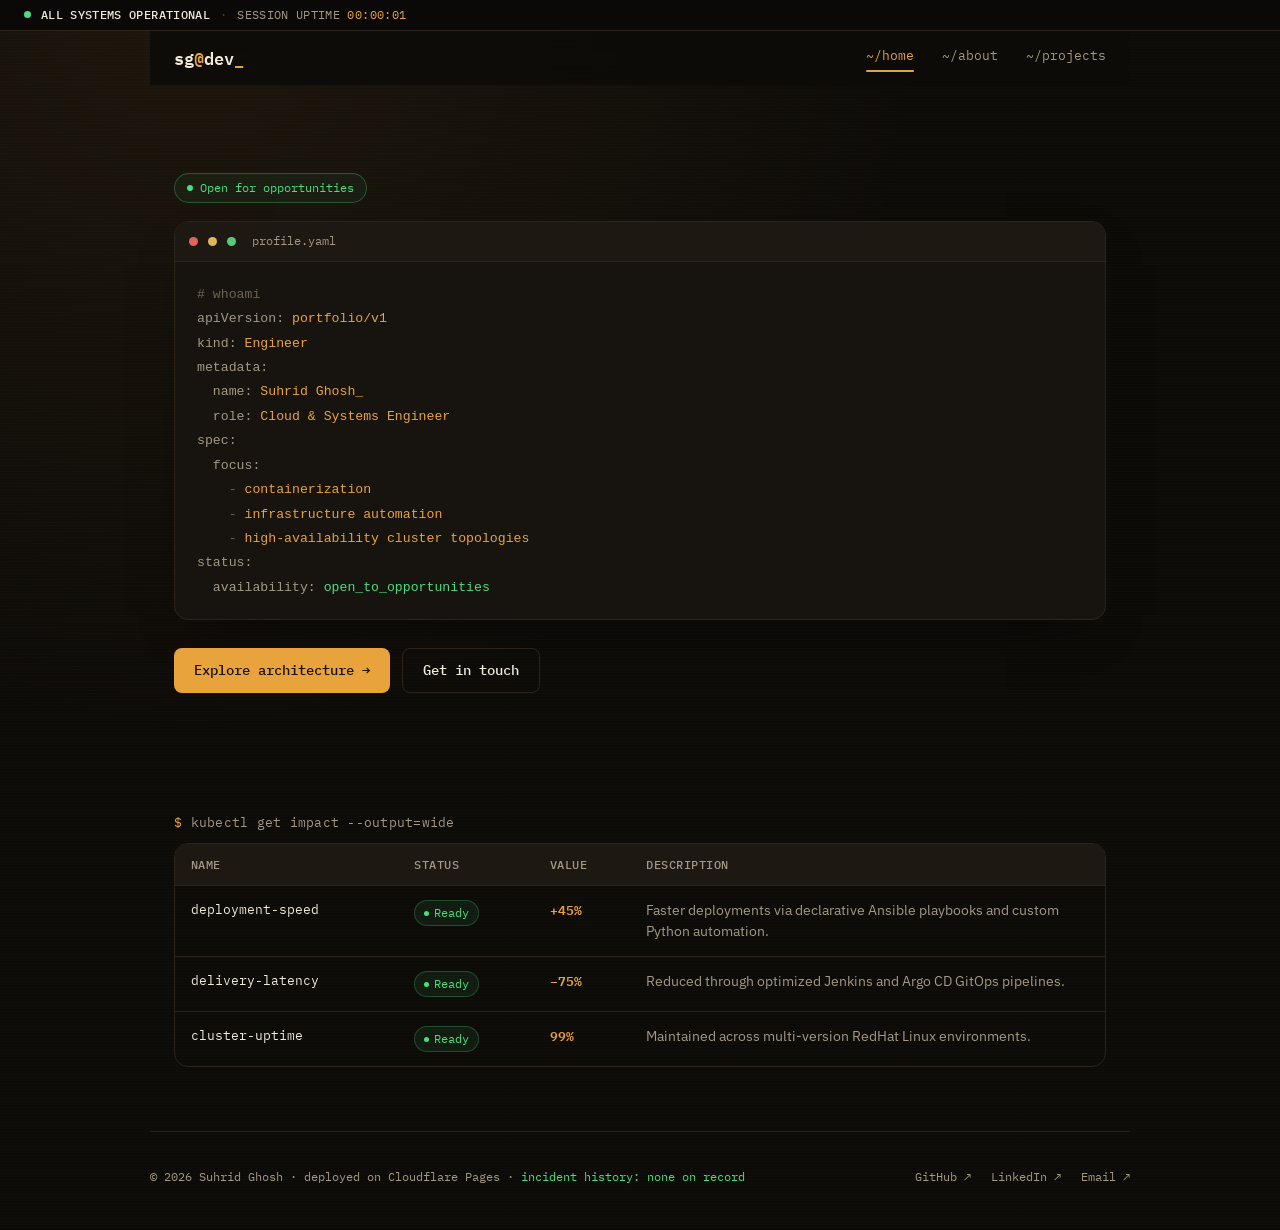
<file: index.html>
<!DOCTYPE html>
<html lang="en">
<head>
<meta charset="UTF-8">
<meta name="viewport" content="width=device-width, initial-scale=1.0">
<title>Suhrid Ghosh — Cloud & Systems Engineer</title>
<meta name="description" content="Suhrid Ghosh is a Cloud & Systems Engineer specializing in containerization, infrastructure automation, and highly available cluster topologies.">
<link rel="icon" href="data:image/svg+xml,%3Csvg xmlns='http://www.w3.org/2000/svg' viewBox='0 0 32 32'%3E%3Crect width='32' height='32' rx='6' fill='%230D0B08'/%3E%3Ctext x='6' y='23' font-family='monospace' font-size='18' fill='%23E8A33D'%3E_%3C/text%3E%3C/svg%3E">
<link rel="stylesheet" href="style.css">
</head>
<body data-page="index">

  <div id="chrome-root"></div>
  <noscript>
    <nav class="fallback-nav" aria-label="Primary">
      <a href="index.html">~/home</a>
      <a href="about.html">~/about</a>
      <a href="projects.html">~/projects</a>
    </nav>
  </noscript>

  <main class="wrap">

    <!-- Hero: rendered as a live profile manifest, not a gradient headline -->
    <section class="hero">
      <div>
        <span class="badge"><span class="dot"></span>Open for opportunities</span>
        <h1 class="sr-only">Suhrid Ghosh — Cloud & Systems Engineer</h1>

        <div class="code-window">
          <div class="code-window__bar">
            <span class="dot dot--r"></span><span class="dot dot--y"></span><span class="dot dot--g"></span>
            <span class="code-window__title">profile.yaml</span>
          </div>
          <pre class="code-window__body"><code><span class="tk-comment"># whoami</span>
<span class="tk-key">apiVersion:</span> <span class="tk-str">portfolio/v1</span>
<span class="tk-key">kind:</span> <span class="tk-str">Engineer</span>
<span class="tk-key">metadata:</span>
  <span class="tk-key">name:</span> <span class="tk-str">Suhrid Ghosh</span><span class="cursor-blink" aria-hidden="true">_</span>
  <span class="tk-key">role:</span> <span class="tk-str">Cloud &amp; Systems Engineer</span>
<span class="tk-key">spec:</span>
  <span class="tk-key">focus:</span>
    <span class="tk-dash">-</span> <span class="tk-str">containerization</span>
    <span class="tk-dash">-</span> <span class="tk-str">infrastructure automation</span>
    <span class="tk-dash">-</span> <span class="tk-str">high-availability cluster topologies</span>
<span class="tk-key">status:</span>
  <span class="tk-key">availability:</span> <span class="tk-bool">open_to_opportunities</span></code></pre>
        </div>

        <div class="btn-row">
          <a href="projects.html" class="btn btn--solid">Explore architecture →</a>
          <a href="mailto:suhridghosh2003@gmail.com" class="btn btn--outline">Get in touch</a>
        </div>
      </div>
    </section>

    <!-- Impact metrics, framed as live cluster status output -->
    <section class="section" aria-labelledby="metrics-heading">
      <p class="section__eyebrow"><span class="prompt">$</span> kubectl get impact --output=wide</p>
      <h2 id="metrics-heading" class="sr-only">Impact metrics</h2>
      <div class="metrics-table-wrap">
        <table class="metrics-table">
          <thead>
            <tr><th>NAME</th><th>STATUS</th><th>VALUE</th><th>DESCRIPTION</th></tr>
          </thead>
          <tbody>
            <tr>
              <td>deployment-speed</td>
              <td><span class="pill pill--ready">Ready</span></td>
              <td class="val">+45%</td>
              <td>Faster deployments via declarative Ansible playbooks and custom Python automation.</td>
            </tr>
            <tr>
              <td>delivery-latency</td>
              <td><span class="pill pill--ready">Ready</span></td>
              <td class="val">−75%</td>
              <td>Reduced through optimized Jenkins and Argo CD GitOps pipelines.</td>
            </tr>
            <tr>
              <td>cluster-uptime</td>
              <td><span class="pill pill--ready">Ready</span></td>
              <td class="val">99%</td>
              <td>Maintained across multi-version RedHat Linux environments.</td>
            </tr>
          </tbody>
        </table>
      </div>
    </section>

  </main>

  <footer class="site-footer wrap">
    <p>© 2026 Suhrid Ghosh · deployed on Cloudflare Pages · <span class="footer-status">incident history: none on record</span></p>
    <div class="footer-links">
      <a href="https://github.com/JeeT-Suhrid2003">GitHub ↗</a>
      <a href="https://www.linkedin.com/in/suhrid-ghosh-1a8215278/">LinkedIn ↗</a>
      <a href="mailto:suhridghosh2003@gmail.com">Email ↗</a>
    </div>
  </footer>

  <script src="app.js"></script>
</body>
</html>
</file>
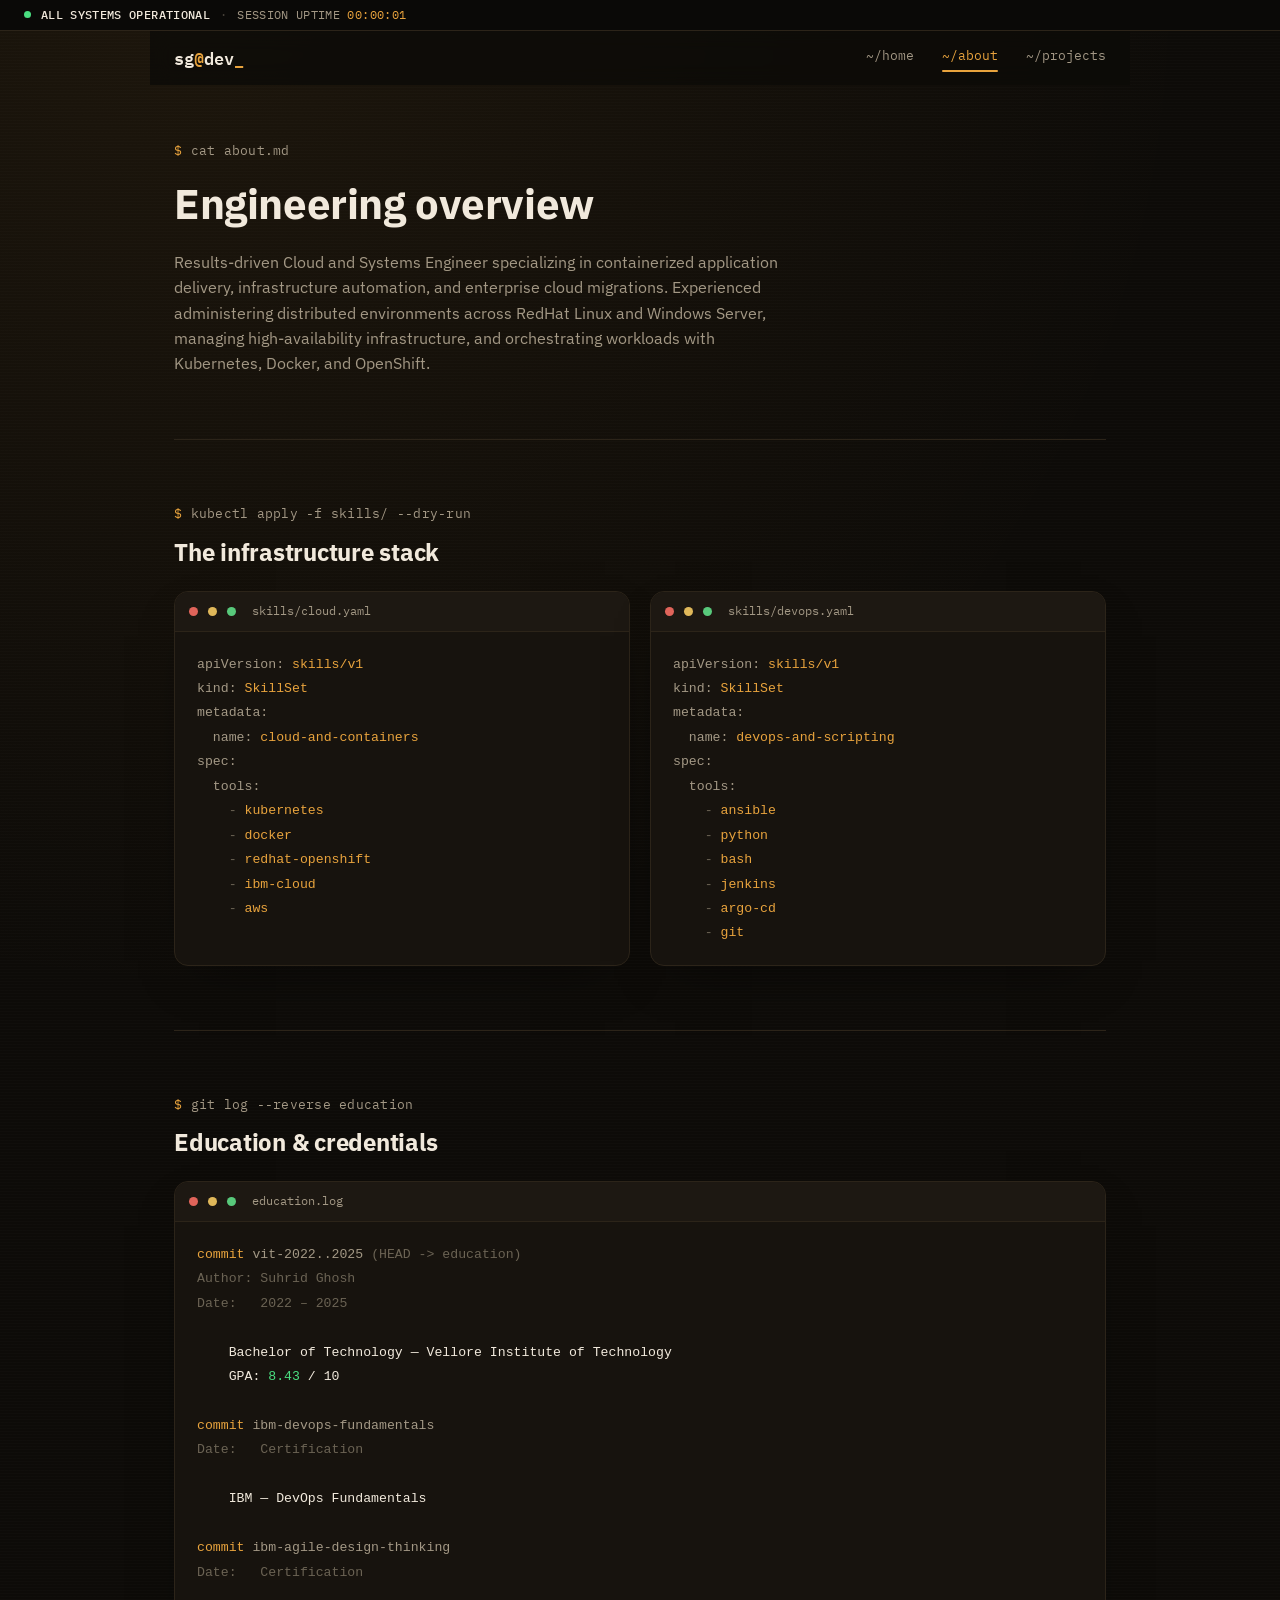
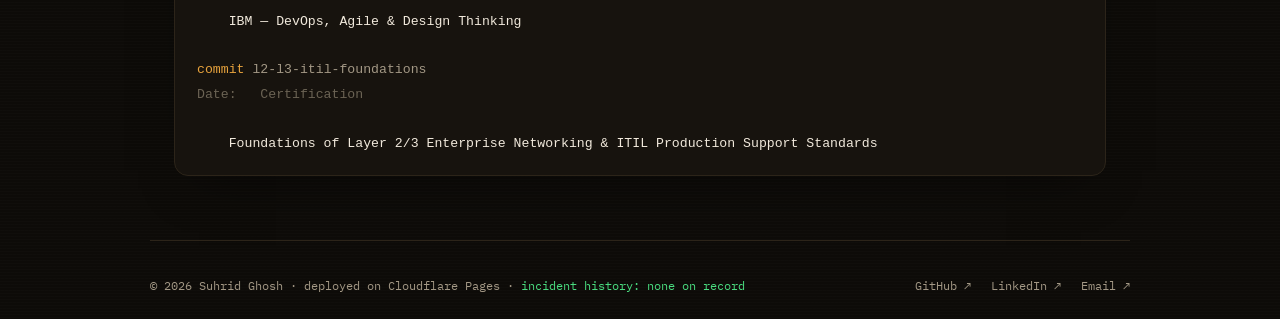
<file: about.html>
<!DOCTYPE html>
<html lang="en">
<head>
<meta charset="UTF-8">
<meta name="viewport" content="width=device-width, initial-scale=1.0">
<title>About & Skills — Suhrid Ghosh</title>
<meta name="description" content="Education, core skills, and certifications for Suhrid Ghosh, Cloud & Systems Engineer.">
<link rel="icon" href="data:image/svg+xml,%3Csvg xmlns='http://www.w3.org/2000/svg' viewBox='0 0 32 32'%3E%3Crect width='32' height='32' rx='6' fill='%230D0B08'/%3E%3Ctext x='6' y='23' font-family='monospace' font-size='18' fill='%23E8A33D'%3E_%3C/text%3E%3C/svg%3E">
<link rel="stylesheet" href="style.css">
</head>
<body data-page="about">

  <div id="chrome-root"></div>
  <noscript>
    <nav class="fallback-nav" aria-label="Primary">
      <a href="index.html">~/home</a>
      <a href="about.html">~/about</a>
      <a href="projects.html">~/projects</a>
    </nav>
  </noscript>

  <main class="wrap">

    <section class="section" style="padding-top:56px; border-top:none;">
      <p class="section__eyebrow"><span class="prompt">$</span> cat about.md</p>
      <h1>Engineering overview</h1>
      <p class="lede" style="margin-top:14px;">
        Results-driven Cloud and Systems Engineer specializing in containerized application delivery,
        infrastructure automation, and enterprise cloud migrations. Experienced administering distributed
        environments across RedHat Linux and Windows Server, managing high-availability infrastructure,
        and orchestrating workloads with Kubernetes, Docker, and OpenShift.
      </p>
    </section>

    <!-- Skills, rendered as the manifests this stack actually runs on -->
    <section class="section" aria-labelledby="stack-heading">
      <p class="section__eyebrow"><span class="prompt">$</span> kubectl apply -f skills/ --dry-run</p>
      <h2 id="stack-heading">The infrastructure stack</h2>
      <div class="skills-grid" style="margin-top:20px;">

        <div class="code-window">
          <div class="code-window__bar">
            <span class="dot dot--r"></span><span class="dot dot--y"></span><span class="dot dot--g"></span>
            <span class="code-window__title">skills/cloud.yaml</span>
          </div>
          <pre class="code-window__body"><code><span class="tk-key">apiVersion:</span> <span class="tk-str">skills/v1</span>
<span class="tk-key">kind:</span> <span class="tk-str">SkillSet</span>
<span class="tk-key">metadata:</span>
  <span class="tk-key">name:</span> <span class="tk-str">cloud-and-containers</span>
<span class="tk-key">spec:</span>
  <span class="tk-key">tools:</span>
    <span class="tk-dash">-</span> <span class="tk-str">kubernetes</span>
    <span class="tk-dash">-</span> <span class="tk-str">docker</span>
    <span class="tk-dash">-</span> <span class="tk-str">redhat-openshift</span>
    <span class="tk-dash">-</span> <span class="tk-str">ibm-cloud</span>
    <span class="tk-dash">-</span> <span class="tk-str">aws</span></code></pre>
        </div>

        <div class="code-window">
          <div class="code-window__bar">
            <span class="dot dot--r"></span><span class="dot dot--y"></span><span class="dot dot--g"></span>
            <span class="code-window__title">skills/devops.yaml</span>
          </div>
          <pre class="code-window__body"><code><span class="tk-key">apiVersion:</span> <span class="tk-str">skills/v1</span>
<span class="tk-key">kind:</span> <span class="tk-str">SkillSet</span>
<span class="tk-key">metadata:</span>
  <span class="tk-key">name:</span> <span class="tk-str">devops-and-scripting</span>
<span class="tk-key">spec:</span>
  <span class="tk-key">tools:</span>
    <span class="tk-dash">-</span> <span class="tk-str">ansible</span>
    <span class="tk-dash">-</span> <span class="tk-str">python</span>
    <span class="tk-dash">-</span> <span class="tk-str">bash</span>
    <span class="tk-dash">-</span> <span class="tk-str">jenkins</span>
    <span class="tk-dash">-</span> <span class="tk-str">argo-cd</span>
    <span class="tk-dash">-</span> <span class="tk-str">git</span></code></pre>
        </div>

      </div>
    </section>

    <!-- Education + certifications, rendered as a commit history -->
    <section class="section" aria-labelledby="education-heading">
      <p class="section__eyebrow"><span class="prompt">$</span> git log --reverse education</p>
      <h2 id="education-heading">Education & credentials</h2>

      <div class="code-window" style="margin-top:20px;">
        <div class="code-window__bar">
          <span class="dot dot--r"></span><span class="dot dot--y"></span><span class="dot dot--g"></span>
          <span class="code-window__title">education.log</span>
        </div>
        <pre class="code-window__body"><code><span class="tk-str">commit</span> <span class="tk-key">vit-2022..2025</span> <span class="tk-comment">(HEAD -&gt; education)</span>
<span class="tk-comment">Author: Suhrid Ghosh</span>
<span class="tk-comment">Date:   2022 – 2025</span>

    Bachelor of Technology — Vellore Institute of Technology
    GPA: <span class="tk-num">8.43</span> / 10

<span class="tk-str">commit</span> <span class="tk-key">ibm-devops-fundamentals</span>
<span class="tk-comment">Date:   Certification</span>

    IBM — DevOps Fundamentals

<span class="tk-str">commit</span> <span class="tk-key">ibm-agile-design-thinking</span>
<span class="tk-comment">Date:   Certification</span>

    IBM — DevOps, Agile &amp; Design Thinking

<span class="tk-str">commit</span> <span class="tk-key">l2-l3-itil-foundations</span>
<span class="tk-comment">Date:   Certification</span>

    Foundations of Layer 2/3 Enterprise Networking &amp; ITIL Production Support Standards</code></pre>
      </div>
    </section>

  </main>

  <footer class="site-footer wrap">
    <p>© 2026 Suhrid Ghosh · deployed on Cloudflare Pages · <span class="footer-status">incident history: none on record</span></p>
    <div class="footer-links">
      <a href="https://github.com/JeeT-Suhrid2003">GitHub ↗</a>
      <a href="https://www.linkedin.com/in/suhrid-ghosh-1a8215278/">LinkedIn ↗</a>
      <a href="mailto:suhridghosh2003@gmail.com">Email ↗</a>
    </div>
  </footer>

  <script src="app.js"></script>
</body>
</html>
</file>
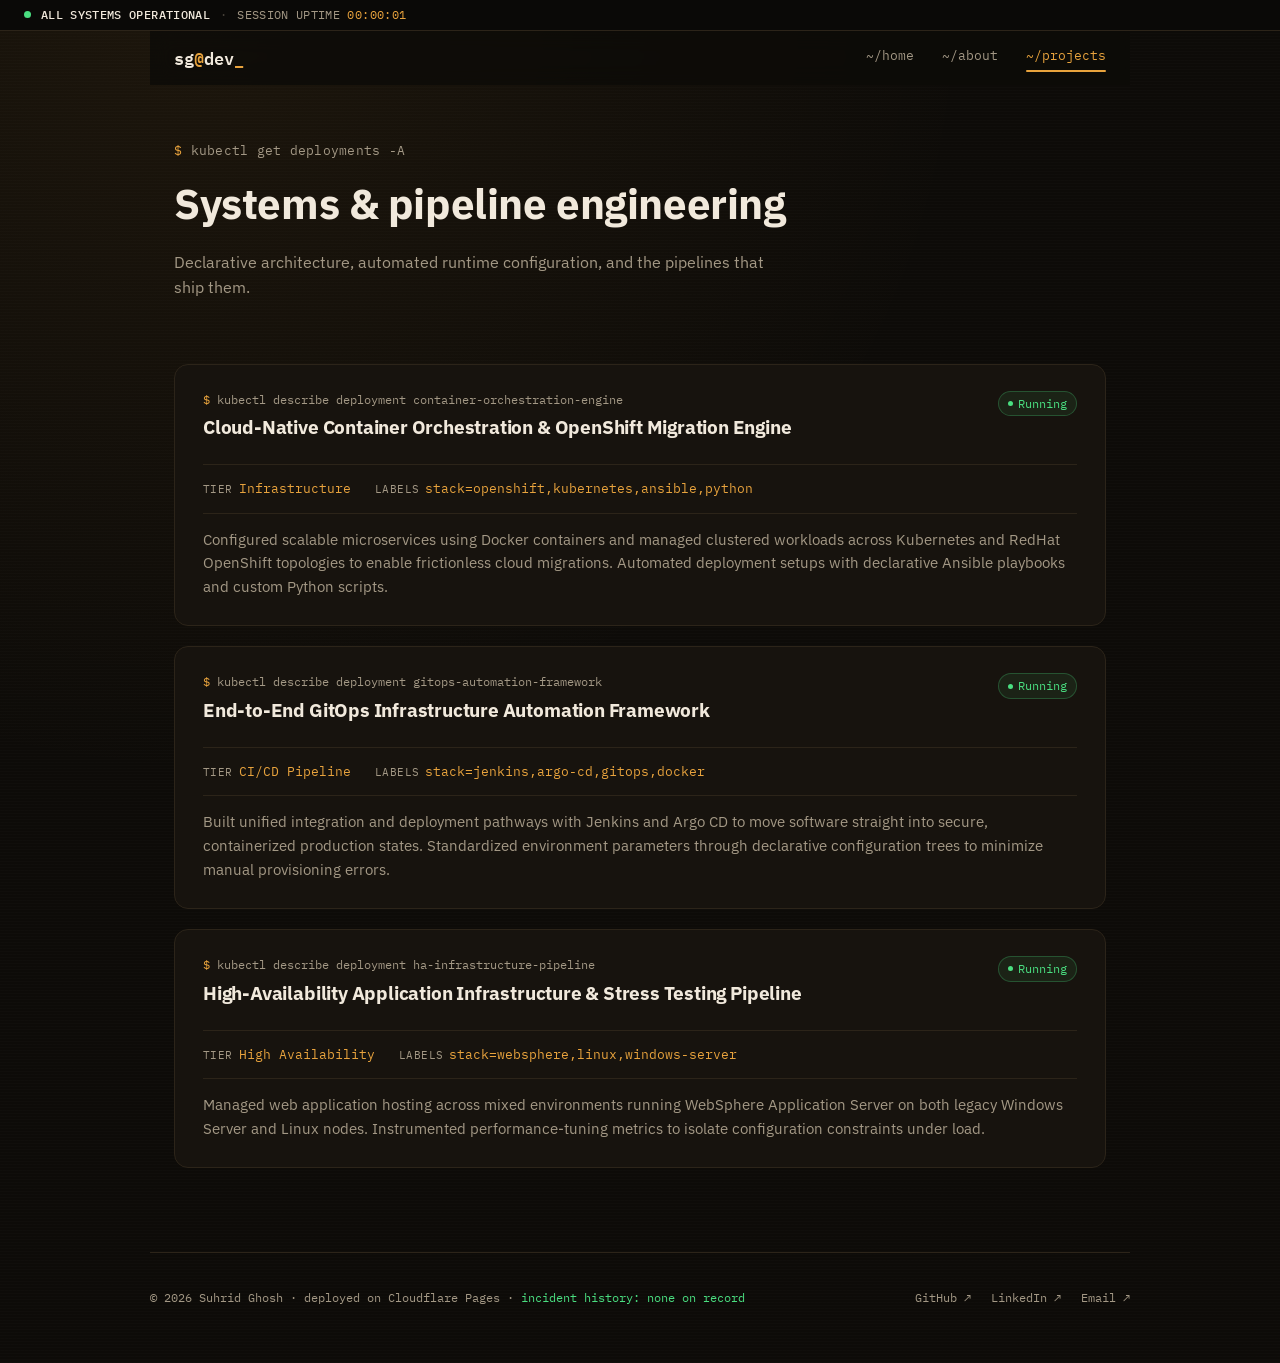
<file: projects.html>
<!DOCTYPE html>
<html lang="en">
<head>
<meta charset="UTF-8">
<meta name="viewport" content="width=device-width, initial-scale=1.0">
<title>Projects — Suhrid Ghosh</title>
<meta name="description" content="Systems and pipeline engineering projects by Suhrid Ghosh: container orchestration, GitOps automation, and high-availability infrastructure.">
<link rel="icon" href="data:image/svg+xml,%3Csvg xmlns='http://www.w3.org/2000/svg' viewBox='0 0 32 32'%3E%3Crect width='32' height='32' rx='6' fill='%230D0B08'/%3E%3Ctext x='6' y='23' font-family='monospace' font-size='18' fill='%23E8A33D'%3E_%3C/text%3E%3C/svg%3E">
<link rel="stylesheet" href="style.css">
</head>
<body data-page="projects">

  <div id="chrome-root"></div>
  <noscript>
    <nav class="fallback-nav" aria-label="Primary">
      <a href="index.html">~/home</a>
      <a href="about.html">~/about</a>
      <a href="projects.html">~/projects</a>
    </nav>
  </noscript>

  <main class="wrap">

    <section class="section" style="padding-top:56px; border-top:none;">
      <p class="section__eyebrow"><span class="prompt">$</span> kubectl get deployments -A</p>
      <h1>Systems & pipeline engineering</h1>
      <p class="lede" style="margin-top:14px;">Declarative architecture, automated runtime configuration, and the pipelines that ship them.</p>
    </section>

    <section class="section" style="padding-top:0; border-top:none;" aria-label="Projects">

      <article class="deploy-card">
        <header class="deploy-card__head">
          <div>
            <p class="deploy-card__eyebrow"><span class="prompt">$</span> kubectl describe deployment container-orchestration-engine</p>
            <h2 class="deploy-card__name">Cloud-Native Container Orchestration & OpenShift Migration Engine</h2>
          </div>
          <span class="pill pill--running">Running</span>
        </header>
        <dl class="deploy-card__meta">
          <div><dt>Tier</dt><dd>Infrastructure</dd></div>
          <div><dt>Labels</dt><dd>stack=openshift,kubernetes,ansible,python</dd></div>
        </dl>
        <p class="deploy-card__desc">
          Configured scalable microservices using Docker containers and managed clustered workloads across
          Kubernetes and RedHat OpenShift topologies to enable frictionless cloud migrations. Automated
          deployment setups with declarative Ansible playbooks and custom Python scripts.
        </p>
      </article>

      <article class="deploy-card">
        <header class="deploy-card__head">
          <div>
            <p class="deploy-card__eyebrow"><span class="prompt">$</span> kubectl describe deployment gitops-automation-framework</p>
            <h2 class="deploy-card__name">End-to-End GitOps Infrastructure Automation Framework</h2>
          </div>
          <span class="pill pill--running">Running</span>
        </header>
        <dl class="deploy-card__meta">
          <div><dt>Tier</dt><dd>CI/CD Pipeline</dd></div>
          <div><dt>Labels</dt><dd>stack=jenkins,argo-cd,gitops,docker</dd></div>
        </dl>
        <p class="deploy-card__desc">
          Built unified integration and deployment pathways with Jenkins and Argo CD to move software
          straight into secure, containerized production states. Standardized environment parameters
          through declarative configuration trees to minimize manual provisioning errors.
        </p>
      </article>

      <article class="deploy-card">
        <header class="deploy-card__head">
          <div>
            <p class="deploy-card__eyebrow"><span class="prompt">$</span> kubectl describe deployment ha-infrastructure-pipeline</p>
            <h2 class="deploy-card__name">High-Availability Application Infrastructure & Stress Testing Pipeline</h2>
          </div>
          <span class="pill pill--running">Running</span>
        </header>
        <dl class="deploy-card__meta">
          <div><dt>Tier</dt><dd>High Availability</dd></div>
          <div><dt>Labels</dt><dd>stack=websphere,linux,windows-server</dd></div>
        </dl>
        <p class="deploy-card__desc">
          Managed web application hosting across mixed environments running WebSphere Application Server
          on both legacy Windows Server and Linux nodes. Instrumented performance-tuning metrics to
          isolate configuration constraints under load.
        </p>
      </article>

    </section>

  </main>

  <footer class="site-footer wrap">
    <p>© 2026 Suhrid Ghosh · deployed on Cloudflare Pages · <span class="footer-status">incident history: none on record</span></p>
    <div class="footer-links">
      <a href="https://github.com/JeeT-Suhrid2003">GitHub ↗</a>
      <a href="https://www.linkedin.com/in/suhrid-ghosh-1a8215278/">LinkedIn ↗</a>
      <a href="mailto:suhridghosh2003@gmail.com">Email ↗</a>
    </div>
  </footer>

  <script src="app.js"></script>
</body>
</html>
</file>
<file: style.css>
/* ============================================================
   Suhrid Ghosh — Portfolio Design System
   Theme: amber-phosphor terminal / live status console.
   Content is styled as the artifacts a systems engineer actually
   reads all day — YAML manifests, kubectl output, git log, status
   pages — instead of generic gradient cards.
   ============================================================ */

@import url('https://fonts.googleapis.com/css2?family=IBM+Plex+Mono:wght@400;500;600&family=IBM+Plex+Sans:wght@400;500;600;700&display=swap');

:root{
  /* color tokens */
  --ink:        #0D0B08;   /* page background, warm near-black */
  --panel:      #17130E;   /* raised surfaces / code windows */
  --panel-2:    #1D1812;   /* table head, slightly higher surface */
  --line:       #2C2419;   /* borders */
  --fog:        #A39885;   /* muted / secondary text */
  --text:       #F1E9DC;   /* primary text, warm off-white */
  --amber:      #E8A33D;   /* primary accent — links, headings, keys */
  --amber-bright:#FFC56B;  /* hover / emphasis */
  --green:      #4ADE80;   /* status-only: "operational", "ready", "running" */
  --comment:    #6B6354;   /* dim gray for code comments */
  --radius:     14px;
  --radius-sm:  8px;
  --font-mono: 'IBM Plex Mono', ui-monospace, SFMono-Regular, Menlo, monospace;
  --font-sans: 'IBM Plex Sans', -apple-system, system-ui, sans-serif;
}

*{ box-sizing: border-box; }
html{ scroll-behavior: smooth; }
body{
  margin: 0;
  background: var(--ink);
  background-image:
    radial-gradient(circle at 15% 0%, rgba(232,163,61,0.07), transparent 45%),
    repeating-linear-gradient(180deg, rgba(255,255,255,0.012) 0px, rgba(255,255,255,0.012) 1px, transparent 1px, transparent 3px);
  color: var(--text);
  font-family: var(--font-sans);
  -webkit-font-smoothing: antialiased;
  line-height: 1.55;
}

a{ color: var(--amber); text-decoration: none; }
a:hover{ color: var(--amber-bright); }

.sr-only{
  position: absolute; width: 1px; height: 1px;
  overflow: hidden; clip: rect(0,0,0,0); white-space: nowrap;
}

:focus-visible{
  outline: 2px solid var(--amber);
  outline-offset: 2px;
  border-radius: 4px;
}

/* ---------- shared chrome: status bar + nav (injected from navbar.html) ---------- */
#chrome-root{ position: sticky; top: 0; z-index: 50; }

.status-bar{
  display: flex; align-items: center; gap: 10px;
  font-family: var(--font-mono);
  font-size: 11.5px;
  letter-spacing: 0.03em;
  color: var(--fog);
  background: #0A0907;
  border-bottom: 1px solid var(--line);
  padding: 6px 24px;
  white-space: nowrap;
  overflow-x: auto;
}
.status-dot{
  width: 7px; height: 7px; border-radius: 50%;
  background: var(--green);
  box-shadow: 0 0 0 0 rgba(74,222,128,0.6);
  animation: pulse 2.2s ease-out infinite;
  flex-shrink: 0;
}
.status-text{ color: var(--text); font-weight: 500; }
.status-sep{ opacity: 0.4; }
.status-uptime time{ color: var(--amber); }

@keyframes pulse{
  0%{ box-shadow: 0 0 0 0 rgba(74,222,128,0.55); }
  70%{ box-shadow: 0 0 0 6px rgba(74,222,128,0); }
  100%{ box-shadow: 0 0 0 0 rgba(74,222,128,0); }
}

.topnav{
  display: flex; justify-content: space-between; align-items: center;
  max-width: 980px; margin: 0 auto;
  padding: 14px 24px;
  backdrop-filter: blur(10px);
  background: rgba(13,11,8,0.82);
}
.brand{
  font-family: var(--font-mono);
  font-weight: 600;
  font-size: 17px;
  color: var(--text);
}
.brand-accent{ color: var(--amber); }
.cursor{
  color: var(--amber);
  animation: blink 1.1s step-end infinite;
}
.nav-links{ display: flex; gap: 28px; font-family: var(--font-mono); font-size: 13px; }
.nav-links a{ color: var(--fog); position: relative; padding-bottom: 4px; }
.nav-links a:hover{ color: var(--text); }
.nav-links a.is-active{ color: var(--amber); }
.nav-links a.is-active::after{
  content: ''; position: absolute; left: 0; right: 0; bottom: -2px; height: 2px;
  background: var(--amber); border-radius: 2px;
}

@keyframes blink{ 50%{ opacity: 0; } }
@media (prefers-reduced-motion: reduce){
  .cursor, .status-dot{ animation: none; }
}

/* fallback nav used if the fetch include can't run (e.g. opened via file://) */
.fallback-nav{
  display: flex; gap: 20px; font-family: var(--font-mono); font-size: 13px;
  padding: 14px 24px; max-width: 980px; margin: 0 auto; border-bottom: 1px solid var(--line);
}
.fallback-nav a{ color: var(--fog); }

/* ---------- layout helpers ---------- */
.wrap{ max-width: 980px; margin: 0 auto; padding: 0 24px; }
.section{ padding: 64px 0; }
.section + .section{ border-top: 1px solid var(--line); }
.section__eyebrow{
  font-family: var(--font-mono); font-size: 12.5px; color: var(--fog);
  letter-spacing: 0.02em; margin-bottom: 10px;
}
.section__eyebrow .prompt{ color: var(--amber); }

h1,h2,h3{ font-family: var(--font-sans); font-weight: 700; letter-spacing: -0.01em; color: var(--text); margin: 0; }
h1{ font-size: clamp(2rem, 4vw, 2.6rem); }
h2{ font-size: 1.5rem; margin-bottom: 6px; }
p{ margin: 0; }
.lede{ color: var(--fog); font-size: 1.02rem; max-width: 620px; }

/* ---------- buttons ---------- */
.btn-row{ display: flex; flex-wrap: wrap; gap: 12px; margin-top: 28px; }
.btn{
  font-family: var(--font-mono); font-size: 13.5px; font-weight: 500;
  padding: 11px 20px; border-radius: var(--radius-sm);
  transition: all .18s ease; display: inline-flex; align-items: center; gap: 6px;
}
.btn--solid{ background: var(--amber); color: #1A1306; }
.btn--solid:hover{ background: var(--amber-bright); color: #1A1306; }
.btn--outline{ border: 1px solid var(--line); color: var(--text); }
.btn--outline:hover{ border-color: var(--fog); color: var(--text); }

/* ---------- hero ---------- */
.hero{
  padding: 88px 0 56px;
  display: grid; gap: 40px;
}
.badge{
  display: inline-flex; align-items: center; gap: 7px;
  font-family: var(--font-mono); font-size: 11.5px;
  color: var(--green); border: 1px solid rgba(74,222,128,0.3);
  background: rgba(74,222,128,0.06);
  border-radius: 999px; padding: 5px 12px; margin-bottom: 18px;
}
.badge .dot{ width: 6px; height: 6px; border-radius: 50%; background: var(--green); }

/* ---------- code windows (yaml / git log / describe output) ---------- */
.code-window{
  background: var(--panel);
  border: 1px solid var(--line);
  border-radius: var(--radius);
  overflow: hidden;
  box-shadow: 0 20px 50px -25px rgba(0,0,0,0.6);
}
.code-window__bar{
  display: flex; align-items: center; gap: 10px;
  padding: 10px 14px; border-bottom: 1px solid var(--line);
  background: var(--panel-2);
}
.dot{ width: 9px; height: 9px; border-radius: 50%; display: inline-block; }
.dot--r{ background: #E0645A; }
.dot--y{ background: #E0B85A; }
.dot--g{ background: #58C97B; }
.code-window__title{
  font-family: var(--font-mono); font-size: 12px; color: var(--fog);
  margin-left: 6px;
}
.code-window__body{
  margin: 0; padding: 20px 22px;
  font-family: var(--font-mono); font-size: 13.2px; line-height: 1.7;
  overflow-x: auto; color: var(--text);
}
.tk-key{ color: var(--fog); }
.tk-str{ color: var(--amber); }
.tk-num{ color: var(--green); }
.tk-bool{ color: var(--green); }
.tk-comment{ color: var(--comment); }
.tk-dash{ color: var(--comment); }
.cursor-blink{ color: var(--amber); animation: blink 1.1s step-end infinite; }

/* ---------- metrics table (kubectl get style) ---------- */
.metrics-table-wrap{ overflow-x: auto; border: 1px solid var(--line); border-radius: var(--radius); }
.metrics-table{ width: 100%; border-collapse: collapse; font-family: var(--font-mono); font-size: 13px; min-width: 640px; }
.metrics-table thead th{
  text-align: left; font-weight: 500; color: var(--fog);
  background: var(--panel-2); padding: 12px 16px; border-bottom: 1px solid var(--line);
  font-size: 11.5px; letter-spacing: 0.04em;
}
.metrics-table tbody td{ padding: 14px 16px; border-bottom: 1px solid var(--line); color: var(--text); vertical-align: top; }
.metrics-table tbody tr:last-child td{ border-bottom: none; }
.metrics-table tbody tr:hover{ background: rgba(232,163,61,0.04); }
.metrics-table td.val{ color: var(--amber); font-weight: 600; }
.metrics-table td:last-child{ color: var(--fog); font-family: var(--font-sans); font-size: 13.5px; max-width: 340px; }

.pill{
  display: inline-flex; align-items: center; gap: 5px;
  font-family: var(--font-mono); font-size: 11.5px; padding: 3px 9px;
  border-radius: 999px; white-space: nowrap;
}
.pill::before{ content: ''; width: 5px; height: 5px; border-radius: 50%; background: currentColor; }
.pill--ready{ color: var(--green); background: rgba(74,222,128,0.08); border: 1px solid rgba(74,222,128,0.25); }
.pill--running{ color: var(--green); background: rgba(74,222,128,0.08); border: 1px solid rgba(74,222,128,0.25); }

/* ---------- about: skill manifests ---------- */
.skills-grid{ display: grid; grid-template-columns: 1fr 1fr; gap: 20px; }
.stack-overview p.lede{ max-width: 760px; }

/* ---------- projects: deployment cards ---------- */
.deploy-card{
  background: var(--panel); border: 1px solid var(--line); border-radius: var(--radius);
  padding: 26px 28px; margin-bottom: 20px; transition: border-color .2s ease;
}
.deploy-card:hover{ border-color: rgba(232,163,61,0.35); }
.deploy-card__head{ display: flex; justify-content: space-between; align-items: flex-start; gap: 16px; flex-wrap: wrap; }
.deploy-card__eyebrow{ font-family: var(--font-mono); font-size: 11.5px; color: var(--fog); margin-bottom: 4px; }
.deploy-card__eyebrow .prompt{ color: var(--amber); }
.deploy-card__name{ font-family: var(--font-sans); font-size: 1.2rem; font-weight: 700; color: var(--text); }
.deploy-card__meta{ display: flex; flex-wrap: wrap; gap: 24px; margin: 16px 0 14px; padding: 14px 0; border-top: 1px solid var(--line); border-bottom: 1px solid var(--line); }
.deploy-card__meta div{ display: flex; gap: 6px; align-items: baseline; }
.deploy-card__meta dt{ font-family: var(--font-mono); font-size: 11px; color: var(--fog); text-transform: uppercase; letter-spacing: 0.04em; }
.deploy-card__meta dd{ margin: 0; font-family: var(--font-mono); font-size: 12.5px; color: var(--amber); }
.deploy-card__desc{ color: var(--fog); font-size: 14.5px; line-height: 1.65; }

/* ---------- about: education / certs list rendered separately for small screens ---------- */
.timeline{ border-left: 2px solid var(--line); padding-left: 24px; display: grid; gap: 28px; }
.timeline time{ font-family: var(--font-mono); font-size: 11.5px; color: var(--amber); text-transform: uppercase; }

/* ---------- footer ---------- */
.site-footer{
  border-top: 1px solid var(--line);
  padding: 36px 0 56px;
  display: flex; justify-content: space-between; align-items: center; flex-wrap: wrap; gap: 14px;
  font-family: var(--font-mono); font-size: 12px; color: var(--fog);
}
.footer-status{ color: var(--green); }
.footer-links{ display: flex; gap: 20px; }
.footer-links a{ color: var(--fog); }
.footer-links a:hover{ color: var(--amber); }

/* ---------- responsive ---------- */
@media (max-width: 760px){
  .skills-grid{ grid-template-columns: 1fr; }
  .status-uptime{ display: none; }
  .topnav{ padding: 12px 20px; }
  .nav-links{ gap: 16px; }
  h1{ font-size: 1.9rem; }
  .deploy-card{ padding: 20px; }
}
</file>
